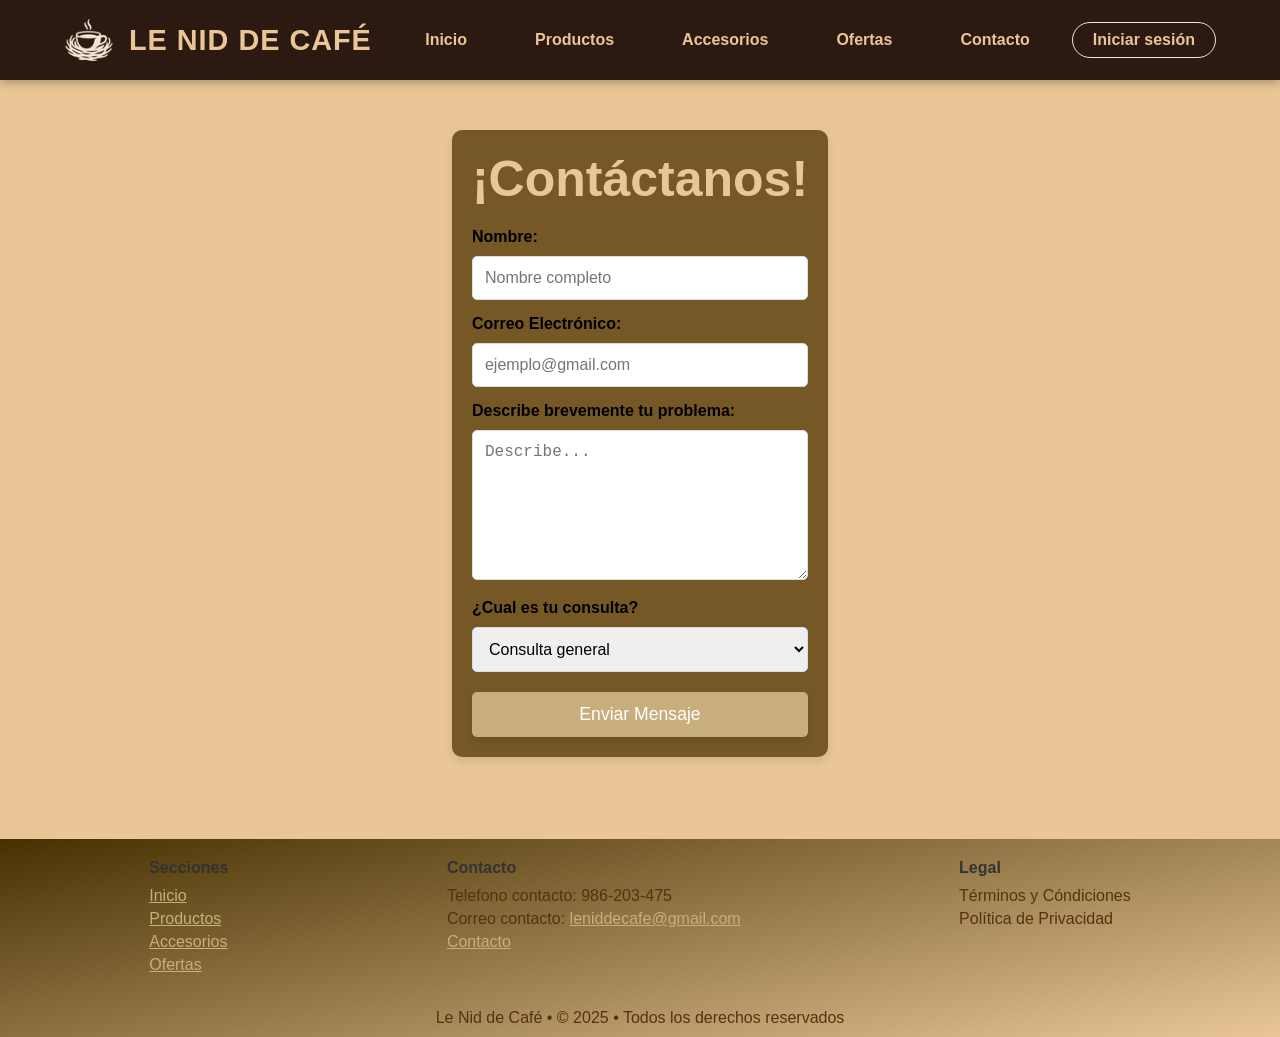
<file: Sites/formulario.html>
<!DOCTYPE html>
<html lang="es">

<head>
    <meta charset="UTF-8">
    <meta name="viewport" content="width=device-width, initial-scale=1.0">
    <title>Le Nid de Café</title>
    <link rel="stylesheet" href="../CSS/index.css">
    <link rel="stylesheet" href="../CSS/header.css">
    <link rel="stylesheet" href="../CSS/footer.css">
    <link rel="stylesheet" href="../CSS/producto.css">
    <link rel="stylesheet" href="../CSS/ofertas.css">
    <link rel="stylesheet" href="../CSS/formulario.css">

    
</head>

<body>
    <!-- CABECERA-->
    <header class="main-header">
        <nav>
            <!-- Dentro de <nav> -->
            <a href="../index.html" class="logo">
            <img src="../Img/logo_final.png" alt="Logo Le Nid de Café">
            <span>Le Nid de Café</span>
            </a>


            <!-- Menú de Navegación-->
            <ul class="menu">
                <li><a href="../index.html" class="active">Inicio</a></li>
                <li><a href="./productos.html">Productos</a></li>
                <li><a href="./accesorios.html">Accesorios</a></li>
                <li><a href="./ofertas.html">Ofertas</a></li>
                <li><a href="./formulario.html">Contacto</a></li>
                <!-- Botón Login -->
                <li><a href="./login.html" class="btn-login">Iniciar sesión</a></li>
            </ul>
        </nav>
    </header>


<main>
<div class="container">
    <h2>¡Contáctanos!</h2>
    <form action="/enviar_formulario" method="post">
        <div class="form-group">
            <label for="nombre">Nombre:</label>
            <input type="text" id="nombre" name="nombre" placeholder="Nombre completo" required>
        </div>

        <div class="form-group">
            <label for="email">Correo Electrónico:</label>
            <input type="email" id="email" name="email" placeholder="ejemplo@gmail.com" required>
        </div>

        <div class="form-group">
            <label for="mensaje">Describe brevemente tu problema:</label>
            <textarea id="mensaje" name="mensaje" placeholder="Describe..." required></textarea>
        </div>

        <div class="form-group">
            <label for="mensaje">¿Cual es tu consulta?</label>
            <select id="fuente" name="fuente" required>
                <option value="consulta">Consulta general</option>
                <option value="informacion">Información sobre compras</option>
                <option value="soporte">Soporte técnico</option>
                <option value="otro">Otro</option>
            </select>
        </div>

        <div class="submit">
            <input id="enviar" type="submit" value="Enviar Mensaje">
        </div>
    </form>
</div>
</main>

    <!-- Footer -->
    <footer>

        <div class="footer-container">
            <div class="footer-secciones">
                <h3>Secciones</h3>
                <ul>
                        <li><a href="../index.html">Inicio</a></li>
                        <li><a href="productos.html">Productos</a></li>
                        <li><a href="accesorios.html">Accesorios</a></li>
                        <li><a href="ofertas.html">Ofertas</a></li>
                </ul>
            </div>
            <div class="footer-contacto">
                <h3>Contacto</h3>
                <ul>
                    <li>Telefono contacto: 986-203-475</li>
                    <li>Correo contacto: <a href="mailto:lenidecafe@gmail.com">leniddecafe@gmail.com</a></li>
                    <li><a href="./formulario.html">Contacto</a></li>
                </ul>
            </div>
            <div class="footer-secciones">
                <h3>Legal</h3>
                <ul>
                    <li>Términos y Cóndiciones</li>
                    <li>Política de Privacidad</li>
                </ul>
            </div>
        </div>

        <div class="derechos"></div>
        <p>Le Nid de Café • © 2025 • Todos los derechos reservados</p>
    </footer>
</file>
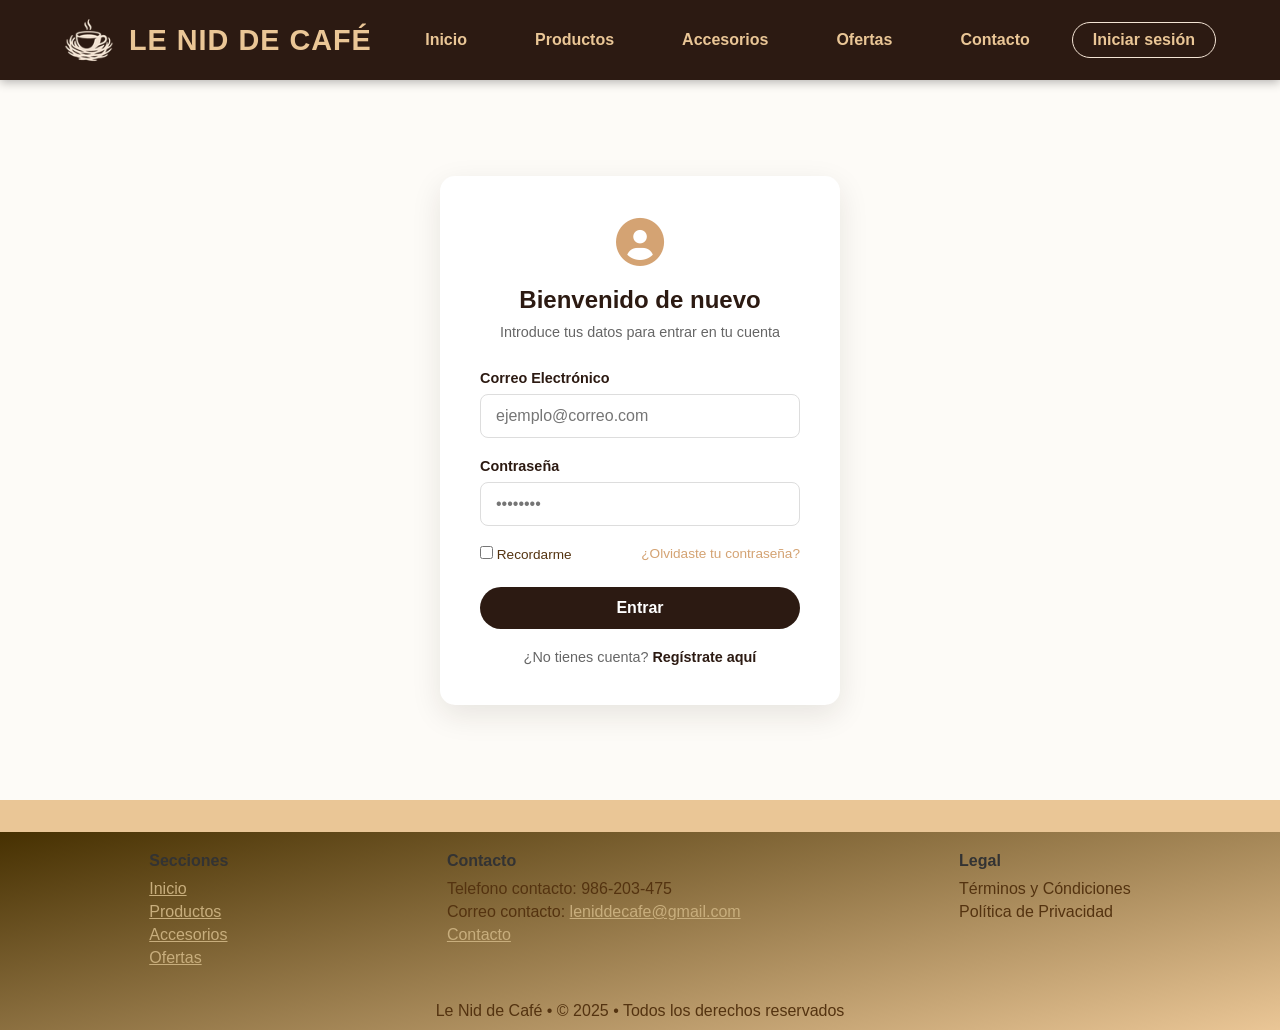
<file: Sites/login.html>
<!DOCTYPE html>
<html lang="es">

<head>
    <meta charset="UTF-8">
    <meta name="viewport" content="width=device-width, initial-scale=1.0">
    <title>Le Nid de Café</title>
    <link rel="stylesheet" href="../CSS/index.css">
    <link rel="stylesheet" href="../CSS/header.css">
    <link rel="stylesheet" href="../CSS/footer.css">
    <link rel="stylesheet" href="../CSS/producto.css">
    <link rel="stylesheet" href="../CSS/ofertas.css">
    <link rel="stylesheet" href="../CSS/login.css">

    <link rel="stylesheet" href="https://cdnjs.cloudflare.com/ajax/libs/font-awesome/6.0.0/css/all.min.css">
</head>

<body>
    <!-- CABECERA-->
    <header class="main-header">
        <nav>
            <!-- Dentro de <nav> -->
            <a href="../index.html" class="logo">
            <img src="../Img/logo_final.png" alt="Logo Le Nid de Café">
            <span>Le Nid de Café</span>
            </a>


            <!-- Menú de Navegación-->
            <ul class="menu">
                <li><a href="../index.html" class="active">Inicio</a></li>
                <li><a href="./productos.html">Productos</a></li>
                <li><a href="./accesorios.html">Accesorios</a></li>
                <li><a href="./ofertas.html">Ofertas</a></li>
                <li><a href="./formulario.html">Contacto</a></li>
                <!-- Botón Login -->
                <li><a href="./login.html" class="btn-login">Iniciar sesión</a></li>
            </ul>
        </nav>
    </header>

        <!--FORMULARIO -->
    <main class="login-container">
        <div class="login-card">
            <!-- Icono decorativo -->
            <div class="login-icon">
                <i class="fas fa-user-circle"></i>
            </div>
            
            <h2>Bienvenido de nuevo</h2>
            <p>Introduce tus datos para entrar en tu cuenta</p>

            <form action="#" method="POST">
                <!-- Campo Email -->
                <div class="input-group">
                    <label for="email">Correo Electrónico</label>
                    <input type="email" id="email" name="email" placeholder="ejemplo@correo.com" required>
                </div>

                <!-- Campo Contraseña -->
                <div class="input-group">
                    <label for="password">Contraseña</label>
                    <input type="password" id="password" name="password" placeholder="••••••••" required>
                </div>

                <!-- Enlaces extra -->
                <div class="form-actions">
                    <label>
                        <input type="checkbox"> Recordarme
                    </label>
                    <a href="#" class="forgot-password">¿Olvidaste tu contraseña?</a>
                </div>

                <!-- Botón Login -->
                <button type="submit" class="btn-login-submit">Entrar</button>
            </form>

            <div class="register-link">
                ¿No tienes cuenta? <a href="#">Regístrate aquí</a>
            </div>
        </div>
    </main>

    <!-- Footer -->
    <footer>

        <div class="footer-container">
            <div class="footer-secciones">
                <h3>Secciones</h3>
                <ul>
                        <li><a href="../index.html">Inicio</a></li>
                        <li><a href="productos.html">Productos</a></li>
                        <li><a href="accesorios.html">Accesorios</a></li>
                        <li><a href="ofertas.html">Ofertas</a></li>
                </ul>
            </div>
            <div class="footer-contacto">
                <h3>Contacto</h3>
                <ul>
                    <li>Telefono contacto: 986-203-475</li>
                    <li>Correo contacto: <a href="mailto:lenidecafe@gmail.com">leniddecafe@gmail.com</a></li>
                    <li><a href="./formulario.html">Contacto</a></li>
                </ul>
            </div>
            <div class="footer-secciones">
                <h3>Legal</h3>
                <ul>
                    <li>Términos y Cóndiciones</li>
                    <li>Política de Privacidad</li>
                </ul>
            </div>
        </div>

    <div class="derechos"></div>
    <p>Le Nid de Café • © 2025 • Todos los derechos reservados</p>
</footer>

</html>
</file>
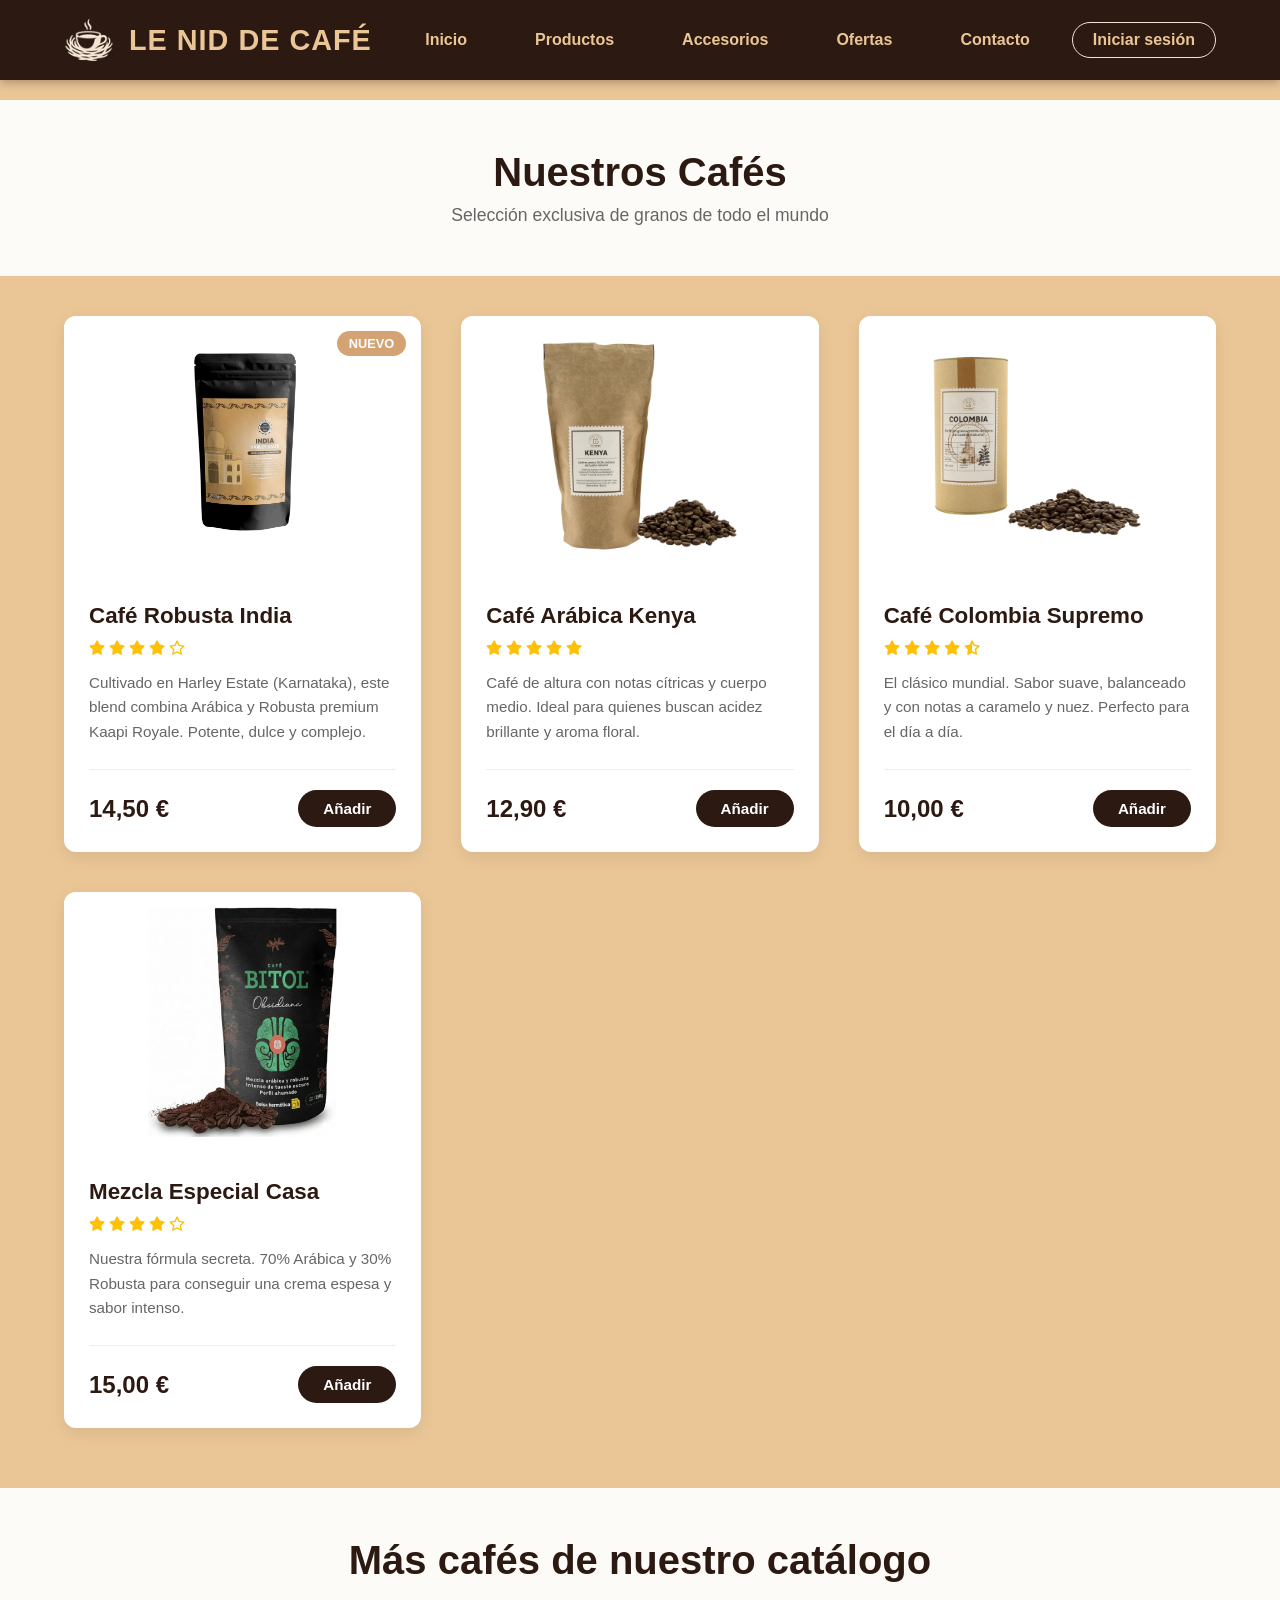
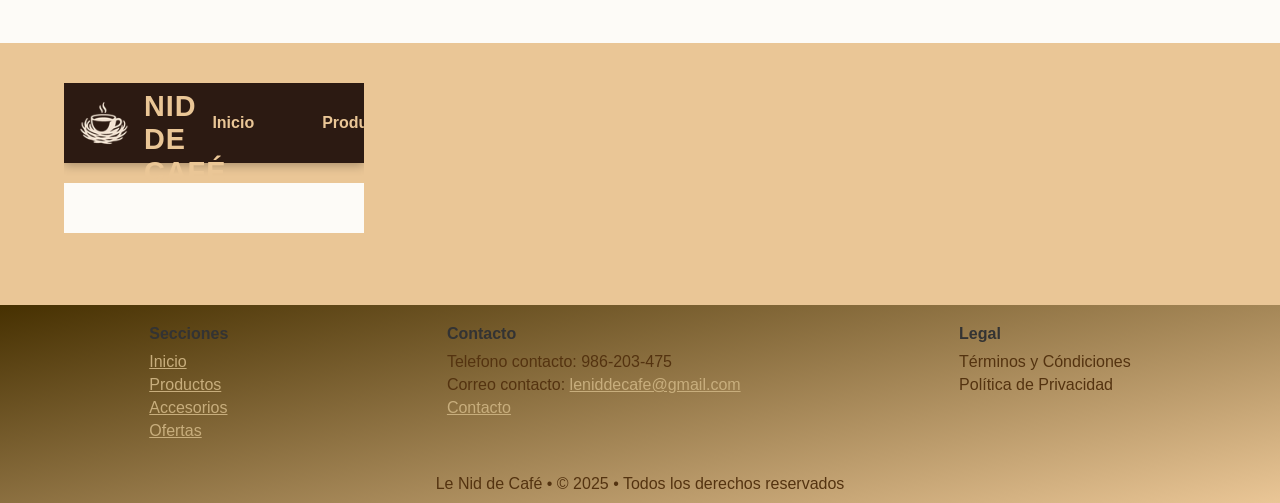
<file: Sites/productos.html>
<!DOCTYPE html>
<html lang="es">

<head>
    <meta charset="UTF-8">
    <meta name="viewport" content="width=device-width, initial-scale=1.0">
    <title>Le Nid de Café</title>
    <link rel="stylesheet" href="../CSS/index.css">
    <link rel="stylesheet" href="../CSS/header.css">
    <link rel="stylesheet" href="../CSS/footer.css">
    <link rel="stylesheet" href="../CSS/producto.css">

    <link rel="stylesheet" href="https://cdnjs.cloudflare.com/ajax/libs/font-awesome/6.0.0/css/all.min.css">
</head>

<body>
    <!-- CABECERA-->
    <header class="main-header">
        <nav>
            <!-- Dentro de <nav> -->
            <a href="../index.html" class="logo">
            <img src="../Img/logo_final.png" alt="Logo Le Nid de Café">
            <span>Le Nid de Café</span>
            </a>


            <!-- Menú de Navegación-->
            <ul class="menu">
                <li><a href="../index.html" class="active">Inicio</a></li>
                <li><a href="./productos.html">Productos</a></li>
                <li><a href="./accesorios.html">Accesorios</a></li>
                <li><a href="./ofertas.html">Ofertas</a></li>
                <li><a href="./formulario.html">Contacto</a></li>
                <!-- Botón Login -->
                <li><a href="./login.html" class="btn-login">Iniciar sesión</a></li>
            </ul>
        </nav>
    </header>

    <!-- Título de la Sección -->
    <section class="page-title">
        <h1>Nuestros Cafés</h1>
        <p>Selección exclusiva de granos de todo el mundo</p>
    </section>

    <!-- REJILLA DE PRODUCTOS -->
    <main class="products-grid-container">
        
        <!-- Producto 1: India  -->
        <div class="product-card-full">
            <div class="card-image">
                <img src="../Img/india.webp" alt="Café Robusta India">
                <span class="tag-new">Nuevo</span>
            </div>
            <div class="card-details">
                <h2>Café Robusta India</h2>
                <div class="rating">
                    <i class="fas fa-star"></i>
                    <i class="fas fa-star"></i>
                    <i class="fas fa-star"></i>
                    <i class="fas fa-star"></i>
                    <i class="far fa-star"></i> 
                </div>
                <p class="description">
                    Cultivado en Harley Estate (Karnataka), este blend combina Arábica y Robusta premium Kaapi Royale. Potente, dulce y complejo.
                </p>
                <div class="price-action">
                    <span class="price">14,50 €</span>
                    <button class="btn-buy">Añadir</button>
                </div>
            </div>
        </div>

        <!-- Producto 2: Kenya -->
        <div class="product-card-full">
            <div class="card-image">
                <img src="../Img/kenya.avif" alt="Café Kenya">
            </div>
            <div class="card-details">
                <h2>Café Arábica Kenya</h2>
                <div class="rating">
                    <i class="fas fa-star"></i>
                    <i class="fas fa-star"></i>
                    <i class="fas fa-star"></i>
                    <i class="fas fa-star"></i>
                    <i class="fas fa-star"></i>
                </div>
                <p class="description">
                    Café de altura con notas cítricas y cuerpo medio. Ideal para quienes buscan acidez brillante y aroma floral.
                </p>
                <div class="price-action">
                    <span class="price">12,90 €</span>
                    <button class="btn-buy">Añadir</button>
                </div>
            </div>
        </div>

        <!-- Producto 3: Colombia -->
        <div class="product-card-full">
            <div class="card-image">
                <img src="../Img/colombia.avif" alt="Café Colombia">
            </div>
            <div class="card-details">
                <h2>Café Colombia Supremo</h2>
                <div class="rating">
                    <i class="fas fa-star"></i>
                    <i class="fas fa-star"></i>
                    <i class="fas fa-star"></i>
                    <i class="fas fa-star"></i>
                    <i class="fas fa-star-half-alt"></i>
                </div>
                <p class="description">
                    El clásico mundial. Sabor suave, balanceado y con notas a caramelo y nuez. Perfecto para el día a día.
                </p>
                <div class="price-action">
                    <span class="price">10,00 €</span>
                    <button class="btn-buy">Añadir</button>
                </div>
            </div>
        </div>

        <!-- Producto 4: Mezcla -->
        <div class="product-card-full">
            <div class="card-image">
                <img src="../Img/mezcla.jpg" alt="Café Mezcla">
            </div>
            <div class="card-details">
                <h2>Mezcla Especial Casa</h2>
                <div class="rating">
                    <i class="fas fa-star"></i>
                    <i class="fas fa-star"></i>
                    <i class="fas fa-star"></i>
                    <i class="fas fa-star"></i>
                    <i class="far fa-star"></i>
                </div>
                <p class="description">
                    Nuestra fórmula secreta. 70% Arábica y 30% Robusta para conseguir una crema espesa y sabor intenso.
                </p>
                <div class="price-action">
                    <span class="price">15,00 €</span>
                    <button class="btn-buy">Añadir</button>
                </div>
            </div>
        </div>

    </main>

    <section class="page-title">
    <h1>Más cafés de nuestro catálogo</h1>
    </section>

    <main class="products-grid-container">

        <object data="../datos/cafes.xml" type="text/xml"></object>

    </main>
    
</body>


    <!-- Footer -->
    <footer>

        <div class="footer-container">
            <div class="footer-secciones">
                <h3>Secciones</h3>
                <ul>
                        <li><a href="../index.html">Inicio</a></li>
                        <li><a href="productos.html">Productos</a></li>
                        <li><a href="accesorios.html">Accesorios</a></li>
                        <li><a href="ofertas.html">Ofertas</a></li>
                </ul>
            </div>
            <div class="footer-contacto">
                <h3>Contacto</h3>
                <ul>
                    <li>Telefono contacto: 986-203-475</li>
                    <li>Correo contacto: <a href="mailto:lenidecafe@gmail.com">leniddecafe@gmail.com</a></li>
                    <li><a href="./Sites/formulario.html">Contacto</a></li>
                </ul>
            </div>
            <div class="footer-secciones">
                <h3>Legal</h3>
                <ul>
                    <li>Términos y Cóndiciones</li>
                    <li>Política de Privacidad</li>
                </ul>
            </div>
        </div>

    <div class="derechos"></div>
    <p>Le Nid de Café • © 2025 • Todos los derechos reservados</p>
</footer>

</html>
</file>
<file: CSS/index.css>
body {
    margin: 0;
    font-family: "Playfair Display", serif;
    background-color: #EAC696; 
    color: #543310; 
}

/* Barra de navegación */
nav {
    display: flex;
    justify-content: space-between;
    align-items: center;
    background-color: #765827;
    padding: 1em 2em;
}

nav .logo {
    font-size: 1.8em;
    font-weight: bold;
    color: #EAC696;
    text-decoration: none;
}

nav .menu a {
    margin-left: 1.5em;
    text-decoration: none;
    color: #EAC696;
    font-weight: 600;
}

nav .menu a:hover {
    color: #C8AE7D;
}

/* --- SECCIÓN HERO --- */
.hero {
    
    background-color: #f4e4d4;
    background-image: linear-gradient(rgba(44, 26, 18, 0.7), rgba(44, 26, 18, 0.7)), url('https://images.unsplash.com/photo-1497935586351-b67a49e012bf?ixlib=rb-1.2.1&auto=format&fit=crop&w=1351&q=80');
    background-size: cover;
    background-position: center;
    
    color: #ffffff; 
    text-align: center;
    padding: 100px 20px;
    margin-bottom: 40px;
}

.hero h1 {
    font-size: 3.5rem;
    font-weight: 700;
    margin-bottom: 15px;
    text-shadow: 2px 2px 4px rgba(0,0,0,0.5); 
    font-family: 'Georgia', serif;
    justify-content: center; 
    align-items: center;
}

.hero h2 {
    font-size: 1.8rem;
    font-weight: 300;
    margin-bottom: 20px;
    color: #f4e4d4;
}

.hero p {
    font-size: 1.2rem;
    max-width: 700px;
    margin: 0 auto; /* Centrar el bloque de texto */
    line-height: 1.6;
}

#tablas {
    text-align: center;
    display: flex;
    justify-content: center;
    margin-bottom: 20px;
    margin-top: 10px;
}





/* Sección categorías */
.categories {
    display: flex;
    flex-wrap: wrap;
    justify-content: center;
    gap: 2em;
    padding: 2em 1em;
}

.category {
    width: 200px;
    text-align: center;
}

.category img {
    width: 100%;
    border-radius: 8px;
}


.products {
    display: flex;
    flex-wrap: wrap;
    gap: 20px;
    justify-content: center;
    padding: 20px;
}

.product-card { /*Etiquetas productos*/
    background-color: #fff;
    border: 1px solid #ddd;
    border-radius: 8px;
    width: 200px;
    height: 300px;
    text-align: center;
    padding: 15px;
    transition: box-shadow 0.3s ease;
    overflow: hidden;
    position: relative;
    margin-bottom: 15px;
}

img {
    max-width: 100%;
    border-radius: 8px;
    height: 168px;
    width: 168px;
}

h3 {
    font-size: 16px;
    margin: 10px 0;
    color: #333;
}

.price { /* Color texto precio */
    font-size: 18px;
    color: rgb(0, 0, 0);
    font-weight: bold;
}

.overlay {
    position: absolute;
    top: 0;
    left: 0;
    width: 100%;
    height: 100%;
    background: rgba(0, 0, 0, 0.7); /* Fondo semi-transparente */
    display: flex;
    flex-direction: column; /* Alinea los elementos en columna */
    justify-content: center; /* Centra verticalmente */
    align-items: center; /* Centra horizontalmente */
    opacity: 0; /* Oculto por defecto */
    visibility: hidden; /* Evita que ocupe espacio */
    transition: opacity 0.3s ease-in-out, visibility 0.3s;
    backdrop-filter: blur(4px); /* Difumina el fondo */
    border-radius: 8px;

    h3 {
        color: #fff;
        margin-bottom: 10px;
        text-align: center;
    }

    .overlay-button {
        padding: 10px 20px;
        font-size: 16px;
        color: #fff;
        background-color: #543310;
        border: none;
        border-radius: 5px;
        cursor: pointer;
        transition: background-color 0.3s;
    }
    
    .overlay-button:hover { /*Efecto del botón del producto*/
        background-color: #EAC696;
    }

    .product-button { /*Color botón ver producto*/
        margin-top: 10px;
        padding: 10px 20px;
        font-size: 16px;
        color: #fff;
        background-color: #543310;
        border: none;
        border-radius: 5px;
        cursor: pointer;
        transition: background-color 0.3s;
    }
    
    .product-button:hover {
        background-color: #EAC696;
    }
}
}

.product-card:hover {
box-shadow: 0 4px 8px rgba(0, 0, 0, 0.2);
transform: scale(1.1);
/*Aumenta el tamaño al 120%*/
filter: brightness(0.9);
/*Oscurece un poco la imagen*/
-webkit-transform: scale(1.1);
-moz-transform: scale(1.1);
-ms-transform: scale(1.1);
-o-transform: scale(1.1);

.overlay {
    opacity: 1; /* Hace visible el overlay */
    visibility: visible; /* Lo muestra visualmente */
}
}
}


.categories {
    display: flex;
    justify-content: center;
    gap: 40px; /* Espacio entre tarjetas */
    padding: 0 20px;
    margin-bottom: 60px;

}

.category {
    background: white;
    border-radius: 15px;
    overflow: hidden; /* Para que la imagen no se salga de las esquinas redondas */
    box-shadow: 0 10px 20px rgba(0,0,0,0.1); /* Sombra suave */
    transition: transform 0.3s ease, box-shadow 0.3s ease;
    width: 300px; /* Ancho fijo de tarjeta */
    text-align: center;
    cursor: pointer;
}

.category:hover {
    transform: translateY(-10px); /* Efecto de elevación al pasar ratón */
    box-shadow: 0 15px 30px rgba(0,0,0,0.2);
}

.category img {
    width: 100%;
    height: 200px;
    object-fit: cover; /* Recorta la imagen para llenar el hueco sin deformar */
    transition: transform 0.5s ease;
}

.category:hover img {
    transform: scale(1.1); /* Zoom suave en la imagen */
}

.category h3 {
    color: #2c1a12;
    padding: 20px;
    font-size: 1.4rem;
    text-transform: uppercase;
    letter-spacing: 1px;
    background-color: #fff;
    position: relative;
    z-index: 1;

}
</file>
<file: CSS/header.css>
/*Margenes*/
* {
    margin: 0;
    padding: 0;
    box-sizing: border-box;
}

body {
    font-family: 'Helvetica Neue', Arial, sans-serif;
    padding-top: 80px; /* Espacio para que el header fijo no tape el contenido */
}

/* --- ESTILOS DE LA CABECERA --- */
nav {
    background-color: #2c1a12; /* Color café oscuro intenso */
    height: 80px;
    width: 100%;
    display: flex; /* Activa Flexbox */
    justify-content: space-between; /* Logo a la izquierda, menú a la derecha */
    align-items: center; /* Centra verticalmente los elementos */
    padding: 0 5%; /* Margen lateral del 5% */
    position: fixed; /* Fija la cabecera arriba */
    top: 0;
    left: 0;
    z-index: 1000; /* Asegura que esté por encima de todo */
    box-shadow: 0 2px 10px rgba(0,0,0,0.3); /* Sombra elegante */
}

/* --- LOGOTIPO --- */
.logo {
    display: flex;          /* Para poner imagen y texto en fila */
    align-items: center;    /* Centrados verticalmente */
    gap: 15px;              /* Espacio entre el icono y el texto */
    
    color: #f4e4d4;         /* Color crema/café con leche */
    font-size: 1.6rem;      /* Tamaño texto ajustado */
    font-weight: bold;
    text-decoration: none;
    text-transform: uppercase;
    letter-spacing: 1px;
}

.logo img {
    height: 50px; /* Altura fija para el logo */
    width: auto;
    object-fit: contain;
}

.logo span {
    display: inline-block;
}

/* --- MENÚ DE NAVEGACIÓN --- */
.menu {
    display: flex;
    gap: 20px; /* Espacio entre enlaces */
    list-style: none;
    margin: 0;
    padding: 0;
    align-items: center;
    
    flex-shrink: 1;
}

.menu a {
    color: #ffffff;
    text-decoration: none;
    font-size: 1rem;
    font-weight: 500;
    transition: all 0.3s ease;
    padding: 8px 12px;
    border-radius: 4px;
    white-space: nowrap;
}

/* Efecto Hover (al pasar el ratón) */
.menu a:hover {
    color: #2c1a12;
    background-color: #d7ccc8;
}

/* --- BOTÓN INICIAR SESIÓN --- */
.menu a[href*="login"] {
    border: 1px solid #f4e4d4;
    padding: 8px 20px;    
    border-radius: 25px;   
    margin-left: 10px;     
    transition: all 0.3s ease;
    white-space: nowrap; 
    display: inline-block; 
}
.menu a[href*="login"]::after {
    display: none; 
}

/* Hover del botón login */
.menu a[href*="login"]:hover {
    background-color: #f4e4d4;
    color: #2c1a12; 
    transform: translateY(-2px); 
}
</file>
<file: CSS/footer.css>
/*FOOTER*/

    footer {
        width: 100%;
        background-color: #765827;
        padding: 10px;
        background: linear-gradient(348deg, rgba(234,198,150) 0%, hsl(41, 97%, 14%) 100%);
        text-align: center;
        margin-top: 2em;
    }

    .footer-container {
        display: flex;
        justify-content: space-around;
        align-items: flex-start;
        max-width: 1200px;
        margin: 0 auto;
    }

    .footer-secciones,
    .footer-contacto {
        text-align: left;
    }

    .footer-secciones h3,
    .footer-contacto h3 {
        font-size: 16px;
        font-weight: bold;
        margin-bottom: 10px;
    }

    .footer-secciones ul,
    .footer-contacto ul {
        list-style: none;
        padding: 0;
        margin: 0;
    }

    .footer-secciones li,
    .footer-contacto li {
        margin-bottom: 5px;
    }

    .derechos{
        text-align: center;
        margin-top: 30px;
    }

    .footer-secciones ul li a,
    .footer-contacto ul li a {
        color: #C8AE7D;
    }
</file>
<file: CSS/producto.css>
body {
    background-color: #EAC696;
}

.page-title {
    text-align: center;
    padding: 50px 20px;
    background-color: #fdfbf7; /* Fondo suave diferente al body */
    margin-top: 20px; /* Separación del header */
}

.page-title h1 {
    font-size: 2.5rem;
    color: #2c1a12;
    margin-bottom: 10px;
}

.page-title p {
    color: #666;
    font-size: 1.1rem;
}

/* --- Grid --- */
.products-grid-container {
    display: grid;
    grid-template-columns: repeat(auto-fit, minmax(280px, 1fr));
    gap: 40px; /* Espacio entre tarjetas */
    padding: 40px 5%; /* Márgenes laterales */
    max-width: 1400px;
    margin: 0 auto; /* Centrado en pantallas gigantes */
}

/* --- Tarjeta de producto --- */
.product-card-full {
    background: white;
    border-radius: 12px;
    overflow: hidden;
    box-shadow: 0 5px 15px rgba(0,0,0,0.08); /* Sombra suave */
    transition: transform 0.3s ease, box-shadow 0.3s ease;
    display: flex;
    flex-direction: column; /* Organiza imagen arriba, texto abajo */
    height: 100%; /* Para que todas las tarjetas midan lo mismo */
}

/* Efecto al pasar el ratón por la tarjeta */
.product-card-full:hover {
    transform: translateY(-5px);
    box-shadow: 0 15px 30px rgba(0,0,0,0.15);
}

/* --- Imagen del producto --- */
.card-image {
    position: relative;
    height: 260px; /* Altura fija para la zona de imagen */
    background-color: #fff;
    display: flex;
    justify-content: center;
    align-items: center;
    padding: 15px; /* Padding para que la imagen respire */
    overflow: hidden;
}

.card-image img {
    width: 100%;
    height: 100%;
    object-fit: contain;
    transition: transform 0.5s ease;
}

.product-card-full:hover .card-image img {
    transform: scale(1.05);
}

/* Etiqueta "Nuevo" */
.tag-new {
    position: absolute;
    top: 15px;
    right: 15px;
    background-color: #d4a373;
    color: white;
    padding: 5px 12px;
    font-size: 0.8rem;
    font-weight: bold;
    border-radius: 20px;
    text-transform: uppercase;
    z-index: 2;
}

/* --- Detalles --- */
.card-details {
    padding: 25px; /* Espacio interior generoso */
    display: flex;
    flex-direction: column;
    flex-grow: 1; /* Ocupa todo el espacio sobrante */
}

.card-details h2 {
    font-size: 1.4rem;
    color: #2c1a12;
    margin-bottom: 10px;
    line-height: 1.3;
}

.rating {
    color: #ffc107;
    font-size: 0.9rem;
    margin-bottom: 15px;
}

.description {
    font-size: 0.95rem;
    color: #666;
    line-height: 1.6;
    margin-bottom: 25px;
    flex-grow: 1;
}

/* --- Precio y botón --- */
.price-action {
    display: flex;
    justify-content: space-between;
    align-items: center;
    margin-top: auto; 
    border-top: 1px solid #eee; 
    padding-top: 20px;
}

.price-action .price {
    font-size: 1.5rem;
    font-weight: bold;
    color: #2c1a12;
}

.btn-buy {
    background-color: #2c1a12;
    color: white;
    border: none;
    padding: 10px 25px;
    border-radius: 30px;
    cursor: pointer;
    font-weight: 600;
    font-size: 0.95rem;
    transition: background 0.3s, transform 0.2s;
}

.btn-buy:hover {
    background-color: #d4a373;
    transform: scale(1.05);

}
</file>
<file: CSS/ofertas.css>
.product {
    position: relative;
    width: 1000px;
    min-width: 350px;
    min-height: 500px;
    height: auto;
    display: flex;
    justify-content: center;
    align-items: center;
    margin-top: 30px;
}

.product-img{
    width: 40%;
    height: 500px;
    background: #fff;
    position: relative;
    opacity: 0;
    transform: translateY(-50px);
    animation: fade-in 1s forwards 1;
    margin-right: 60px;
}


.product-img img{
    width: 100%;
    height: 100%;
    object-fit: contain;
    user-select: none;

}

.tag{
    position: absolute;
    top: 20px;
    left: -10px;
    transform-origin: left;
    opacity: 0;
    transform: rotate(-90deg);
    text-transform: capitalize;
    color: black;
    padding: 5px 10px;
    width: 100px;
    font-size: 18px;
    text-align: center;
    background: #765827;
    user-select: none;
    animation: tag .5s 1s forwards 1;
}

@keyframes tag{
    100%{
        opacity: 1;
        transform: rotate(-20deg);
    }
}

.product-listing{
    width: 60%;
    min-height: 500px;
    height: auto;
    background: #543310;
    padding: 40px;
    display: flex;
    justify-content: center;
    color: black;
    opacity: 0;
    transform: translateY(50px);
    animation: fade-in 1s forwards 1;
    align-items: center;
    justify-content: center;
    
}

@keyframes fade-in{
    100%{
        opacity: 1;
        transform: translateY(0);
    }
}

.name{
    font-family: 'dosis';
    font-size: 70px;
    text-transform: capitalize;
}

.info{
    font-size: 18px;
    line-height: 30px;
    margin: 50px 0;
}

.price{
    font-size: 70px;
    font-weight: 100;
    margin-bottom: 20px;
}

.btn-and-rating-box{
    width: 100%;
    display: flex;
    justify-content: space-between;
}

.rating{
    width: fit-content;
    display: flex;
    justify-content: center;
    align-items: center;
}

.rating img{
    width: 20px;
    height: 20px;
    margin: 0 2px;

}

.btn-compra {
    background: transparent;
    position: relative;
    padding: 5px 15px;
    display: flex;
    align-items: center;
    font-size: 17px;
    font-weight: 600;
    text-decoration: none;
    cursor: pointer;
    border: 1px solid rgba(234,198,150);
    border-radius: 25px;
    outline: none;
    overflow: hidden;
    color: rgba(234,198,150);
    transition: color 0.3s 0.1s ease-out;
    text-align: center;
    -webkit-transition: color 0.3s 0.1s ease-out;
    -moz-transition: color 0.3s 0.1s ease-out;
    -ms-transition: color 0.3s 0.1s ease-out;
    -o-transition: color 0.3s 0.1s ease-out;
}

.btn-compra span {
    margin: 10px;
}

.btn-compra::before {
    position: absolute;
    top: 0;
    left: 0;
    right: 0;
    bottom: 0;
    margin: auto;
    content: '';
    border-radius: 50%;
    display: block;
    width: 20em;
    height: 20em;
    left: -5em;
    text-align: center;
    transition: box-shadow 0.5s ease-out;
    z-index: -1;
    -webkit-border-radius: 50%;
    -moz-border-radius: 50%;
    -ms-border-radius: 50%;
    -o-border-radius: 50%;
    -webkit-transition: box-shadow 0.5s ease-out;
    -moz-transition: box-shadow 0.5s ease-out;
    -ms-transition: box-shadow 0.5s ease-out;
    -o-transition: box-shadow 0.5s ease-out;
}

.btn-compra:hover {
    color: #fff;
    border: 1px solid rgba(234,198,150);
}

.btn-compra:hover::before {
    box-shadow: inset 0 0 0 10em rgba(234,198,150);
}

main {
    display: flex;
    justify-content: center;

}
</file>
<file: CSS/formulario.css>
.container {
    max-width: 800px;
    margin: 50px auto;
    padding: 20px;
    background-color: #765827; 
    border-radius: 10px;
    box-shadow: 0 4px 8px rgba(0, 0, 0, 0.1);
  }
  
  h2 { /* Título formulario*/
    text-align: center;
    color: #EAC696;
    font-size: 50px;
    margin-bottom: 20px;
  }
  
  #enviar {
    background-color: #C8AE7D;
    color: #fff;
    border: none;
    cursor: pointer;
    font-size: 1.1rem;
    padding: 12px 20px;
    border-radius: 5px;
    transition: background-color 0.3s ease, transform 0.2s ease, box-shadow 0.2s ease;
    box-shadow: 0 4px 8px rgba(0, 0, 0, 0.1);
}

#enviar:hover {
    background-color: #C8AE7D;
    box-shadow: 0 6px 12px rgba(0, 0, 0, 0.2);
    transform: translateY(-2px);
}

#enviar:active {
    background-color: #C8AE7D;
    box-shadow: 0 2px 4px rgba(0, 0, 0, 0.2);
    transform: translateY(2px);
}

  .form-group {
    margin-bottom: 15px;
  }
  
  label {
    display: block;
    font-weight: bold;
    color: #000000;
    margin-bottom: 5px;
  }
  
  input, textarea, select {
    width: 100%;
    padding: 12px;
    margin-top: 5px;
    border-radius: 5px;
    border: 1px solid #ddd;
    box-sizing: border-box;
    font-size: 1rem;
  }
  
  input[type="submit"] {
    background-color: rgb(245, 186, 98);
    color: #fff;
    border: none;
    cursor: pointer;
    font-size: 1.1rem;
    transition: background-color 0.3s ease;
  }
  
  .submit:hover {
    background-color: rgb(245, 186, 98);
  }
  
  textarea {
    height: 150px;
    resize: vertical;
  }
</file>
<file: CSS/login.css>
.login-container {
    min-height: 80vh; 
    display: flex;
    justify-content: center;
    align-items: center;
    background-color: #fdfbf7;
    padding: 40px 20px;
}

/* Tarjeta del Formulario */
.login-card {
    background: white;
    width: 100%;
    max-width: 400px; 
    padding: 40px;
    border-radius: 15px;
    box-shadow: 0 10px 30px rgba(44, 26, 18, 0.1); 
    text-align: center;
}

/* Icono y Títulos */
.login-icon {
    font-size: 3rem;
    color: #d4a373;
    margin-bottom: 15px;
}

.login-card h2 {
    color: #2c1a12;
    margin-bottom: 10px;
}

.login-card p {
    color: #666;
    font-size: 0.9rem;
    margin-bottom: 30px;
}

/* Inputs*/
.input-group {
    text-align: left;
    margin-bottom: 20px;
}

.input-group label {
    display: block;
    margin-bottom: 8px;
    color: #2c1a12;
    font-weight: bold;
    font-size: 0.9rem;
}

.input-group input {
    width: 100%;
    padding: 12px 15px;
    border: 1px solid #ddd;
    border-radius: 8px;
    font-size: 1rem;
    transition: border-color 0.3s;
}

.input-group input:focus {
    border-color: #d4a373; 
    outline: none;
}

/* Acciones */
.form-actions {
    display: flex;
    justify-content: space-between;
    align-items: center;
    font-size: 0.85rem;
    margin-bottom: 25px;
}

.form-actions a {
    color: #d4a373;
    text-decoration: none;
}

.form-actions a:hover {
    text-decoration: underline;
}

/* Botón Entrar */
.btn-login-submit {
    width: 100%;
    background-color: #2c1a12;
    color: white;
    border: none;
    padding: 12px;
    border-radius: 25px;
    font-size: 1rem;
    font-weight: bold;
    cursor: pointer;
    transition: background 0.3s;
}

.btn-login-submit:hover {
    background-color: #d4a373;
}

/* Enlace Registro */
.register-link {
    margin-top: 20px;
    font-size: 0.9rem;
    color: #666;
}

.register-link a {
    color: #2c1a12;
    font-weight: bold;
    text-decoration: none;
}

.register-link a:hover {
    text-decoration: underline;
}
</file>
